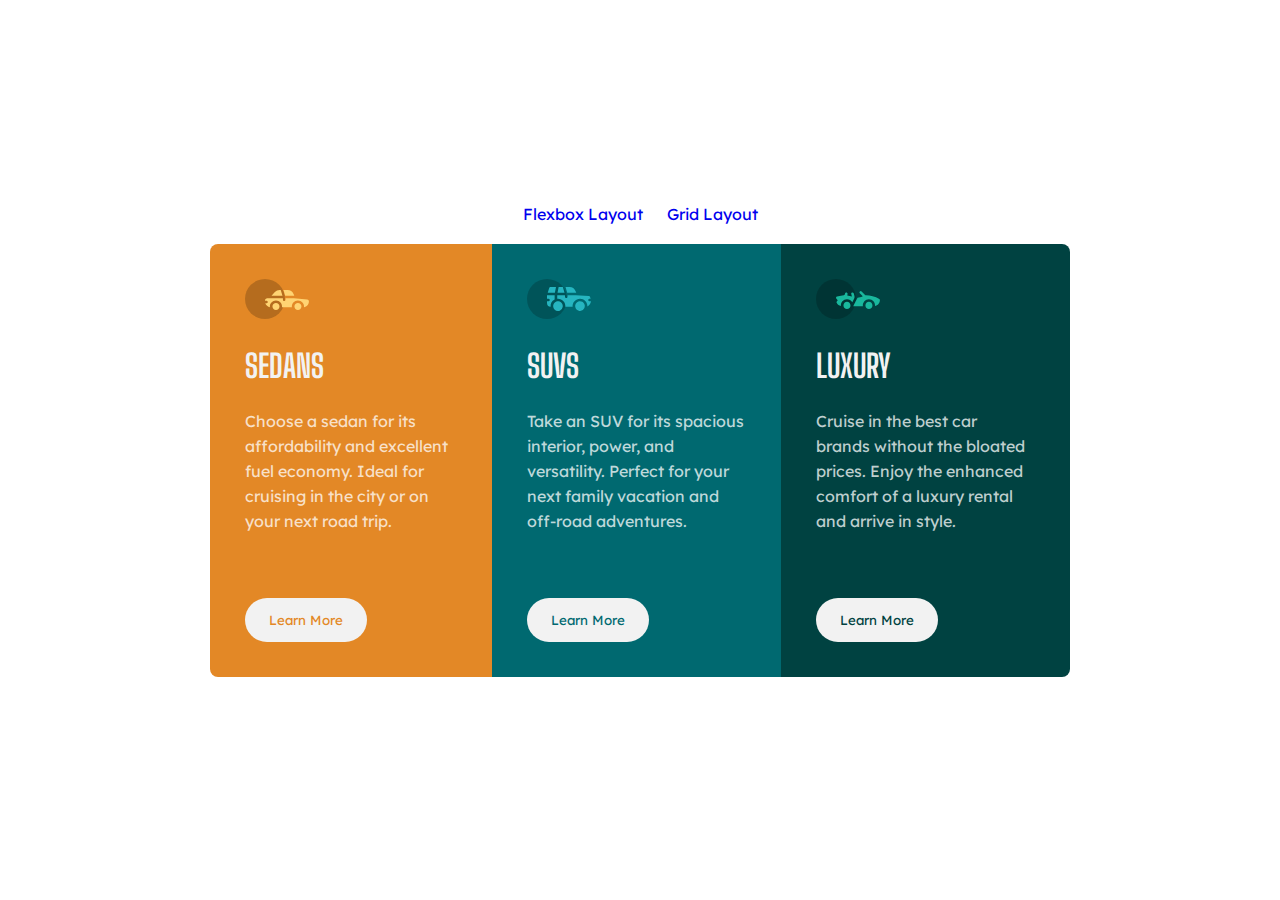
<file: index.html>
<!DOCTYPE html>
<html lang="en">
<head>
  <meta charset="UTF-8">
  <meta http-equiv="X-UA-Compatible" content="IE=edge">
  <meta name="viewport" content="width=device-width, initial-scale=1.0">
  <link rel="icon" type="image/png" sizes="32x32" href="./images/favicon-32x32.png">
  <link rel="stylesheet" href="./assets/css/style.css">
  <title>CSS Flexbox Layout</title>
</head>
<body>
  <ul>
    <li><a href="./index.html">Flexbox Layout</a></li>
    <li><a href="./assets/grid.html">Grid Layout</a></li>
  </ul>
  <main class="main">
    <div class="container">
      <section class="wrapper">
        <div class="content sedans">
          <img src="./images/icon-sedans.svg" alt="">
          <h1>Sedans</h1>
          <p>Choose a sedan for its affordability and excellent fuel economy. Ideal for cruising in the city or on your next road trip.</p>
          <button class="btn btn-sedans">Learn More</button>
        </div>
        <div class="content suvs">
          <img src="./images/icon-suvs.svg" alt="">
          <h1>Suvs</h1>
          <p>Take an SUV for its spacious interior, power, and versatility. Perfect for your next family vacation and off-road adventures.</p>
          <button class="btn btn-suvs">Learn More</button>
        </div>
        <div class="content luxury">
          <img src="./images/icon-luxury.svg" alt="">
          <h1>Luxury</h1>
          <p>Cruise in the best car brands without the bloated prices. Enjoy the enhanced comfort of a luxury rental and arrive in style.</p>
          <button class="btn btn-luxury">Learn More</button>
        </div>
      </section>
    </div>
  </main>
</body>
</html>
</file>
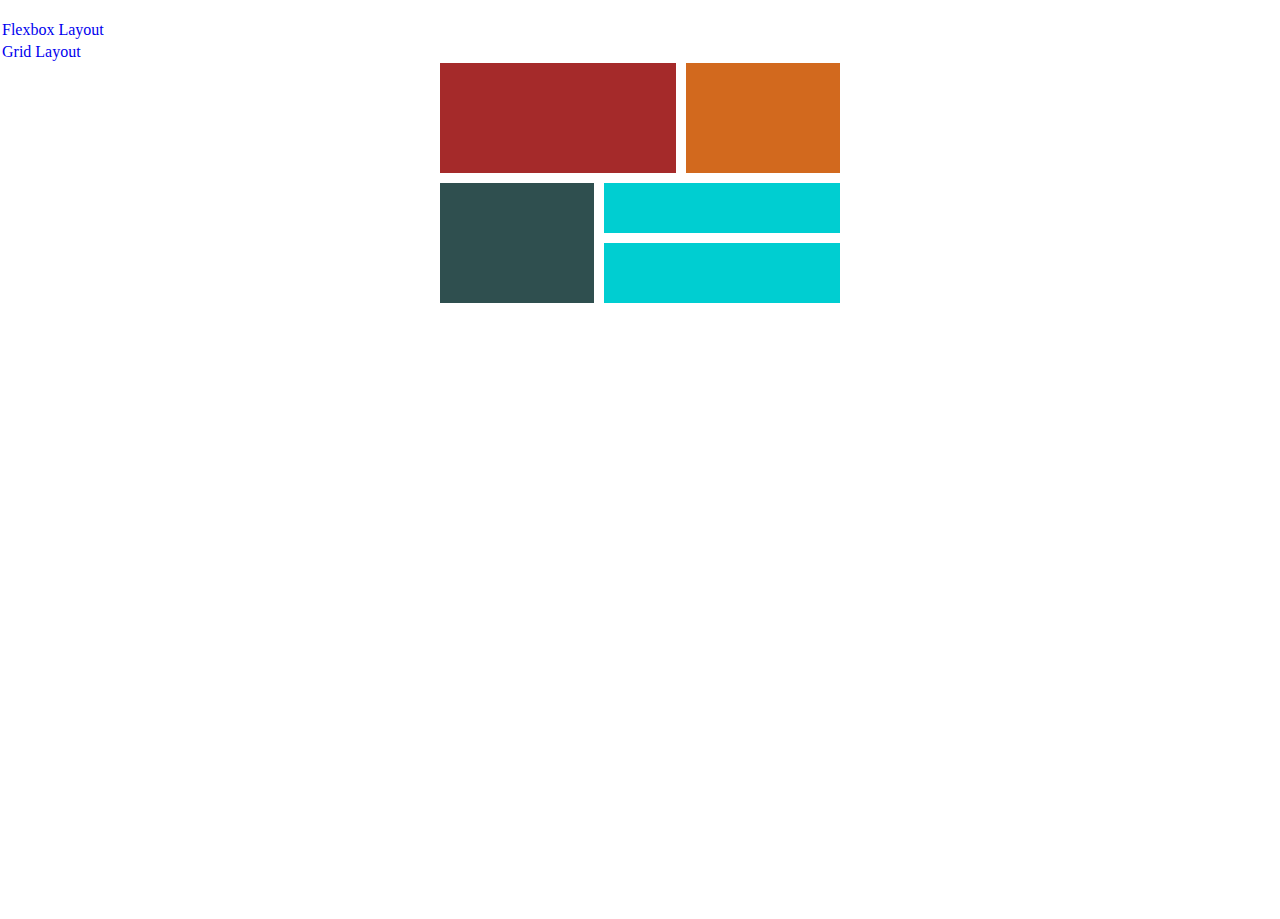
<file: assets/grid.html>
<!DOCTYPE html>
<html lang="en">
<head>
  <meta charset="UTF-8">
  <meta http-equiv="X-UA-Compatible" content="IE=edge">
  <meta name="viewport" content="width=device-width, initial-scale=1.0">
  <title>CSS Grid Layout</title>
  <link href="./css/style_grid.css" rel="stylesheet" type="text/css" />
</head>
<body>
  <ul>
    <li><a href="../index.html">Flexbox Layout</a></li>
    <li><a href="./grid.html">Grid Layout</a></li>
  </ul>
  <div class="container">
    <div class="item-1"></div>
    <div class="item-2"></div>
    <div class="item-3"></div>
    <div class="item-4"></div>
    <div class="item-5"></div>
  </div>
</body>
</html>
</file>
<file: assets/css/style.css>
@import url('https://fonts.googleapis.com/css2?family=Big+Shoulders+Display:wght@700&family=Lexend+Deca&display=swap');

*, 
*::before, 
*::after {
  margin: 0;
  padding: 0;
  box-sizing: border-box;
}

:root {
  --bright-orange: hsl(31, 77%, 52%);
  --dark-cyan: hsl(184, 100%, 22%);
  --very-dark-cyan: hsl(179, 100%, 13%);
  --transparent-white: hsla(0, 0%, 100%, 0.75); /* (paragraphs):*/
  --very-light-gray: hsl(0, 0%, 95%); /*(background, headings, buttons): */

  --fowe-regular: 400;
  --fowe-bold: 700;

  --fontfa-primary: 'Big Shoulders Display', cursive;
  --fontfa-secondary: 'Lexend Deca', sans-serif;
}

li {
  list-style: none;
  display: inline;
  padding: 10px;
  margin: auto;
}

a {
  text-decoration: none;
}

body {
  font-family: var(--fontfa-secondary);
  display: flex;
  flex-direction: column;
  justify-content: center;
  align-items: center;
  height: 100vh;
  background-color: var(--transparent-white);
}

.container {
  width: 900px;
  margin: auto;
  padding: 20px;
}

.wrapper {
  display: flex;
  border-radius: .5rem;
  overflow: hidden;
}

h1 {
  text-transform: uppercase;
  font-family: var(--fontfa-primary);
  font-size: 2rem;
  color: var(--very-light-gray);
  margin-top: 1.5rem;
  margin-bottom: 1.5rem;
}

p {
  color: var(--transparent-white);
  line-height: 25px;
  margin-bottom: 4rem;
}

.btn {
  background-color: var(--very-light-gray);
  border: 2px solid transparent;
  padding: 12px 22px;
  border-radius: 50px;
  font-family: 'Lexend Deca', sans-serif;
}

.content {
  padding: 35px;
}

.sedans {
  background-color: var(--bright-orange);
}

.btn-sedans {
  color: var(--bright-orange);
}

.suvs {
  background-color: var(--dark-cyan);
}

.btn-suvs {
  color: var(--dark-cyan);
}

.luxury {
  background-color: var(--very-dark-cyan);
}

.btn-luxury {
  color: var(--very-dark-cyan);
}

.btn-sedans:hover,
.btn-suvs:hover,
.btn-luxury:hover{
  cursor: pointer;
  color: var(--very-light-gray);
  background-color: transparent;
  border: 2px solid var(--very-light-gray);
  overflow: hidden;
}

@media screen and (max-width: 900px) {
  body {
    height: calc(100vh - 90%);
  }
  
  .container {
    width: 375px;
    margin: auto;
  }

  .wrapper {
    flex-wrap: wrap;
    max-width: 375px;
  }

  h1 {
    margin-top: 1rem;
    margin-bottom: 1rem;
  }

  p {
    margin-bottom: 2rem;
  }
}
</file>
<file: assets/css/style_grid.css>
* {
  margin: 0;
  padding: 0;
  box-sizing: border-box;
}

html, body {
  height: 100%;
  width: 100%;
}

ul {
  margin-top: 1.2rem;
}

li {
  list-style: none;
  padding: 2px;
  margin: auto;
}

a {
  text-decoration: none;
}

.container {
  max-width: 400px;
  margin: auto;
  display: grid;
  grid-template-columns: repeat(5,1fr);
  grid-template-rows: repeat(4, 1fr);
  gap: 10px;
}

.container div {
  padding: 25px;
}

.item-1 {
  background-color: #A52A2A;
  grid-column: 1/4;
  grid-row: 1/3;
}

.item-2 {
  background-color: #D2691E;
  grid-column: 4/6;
  grid-row: 1/3;
}

.item-3 {
  background-color: #2F4F4F;
  grid-column: 1/3;
  grid-row: 3/6;
}
.item-4{
  background-color: #00CED1;
  grid-column: 3/6;
  grid-row: 3/4;
}
.item-5 {
  background-color: #00CED1;
  grid-column: 3/6;
  grid-row: 4/6;
}
</file>
